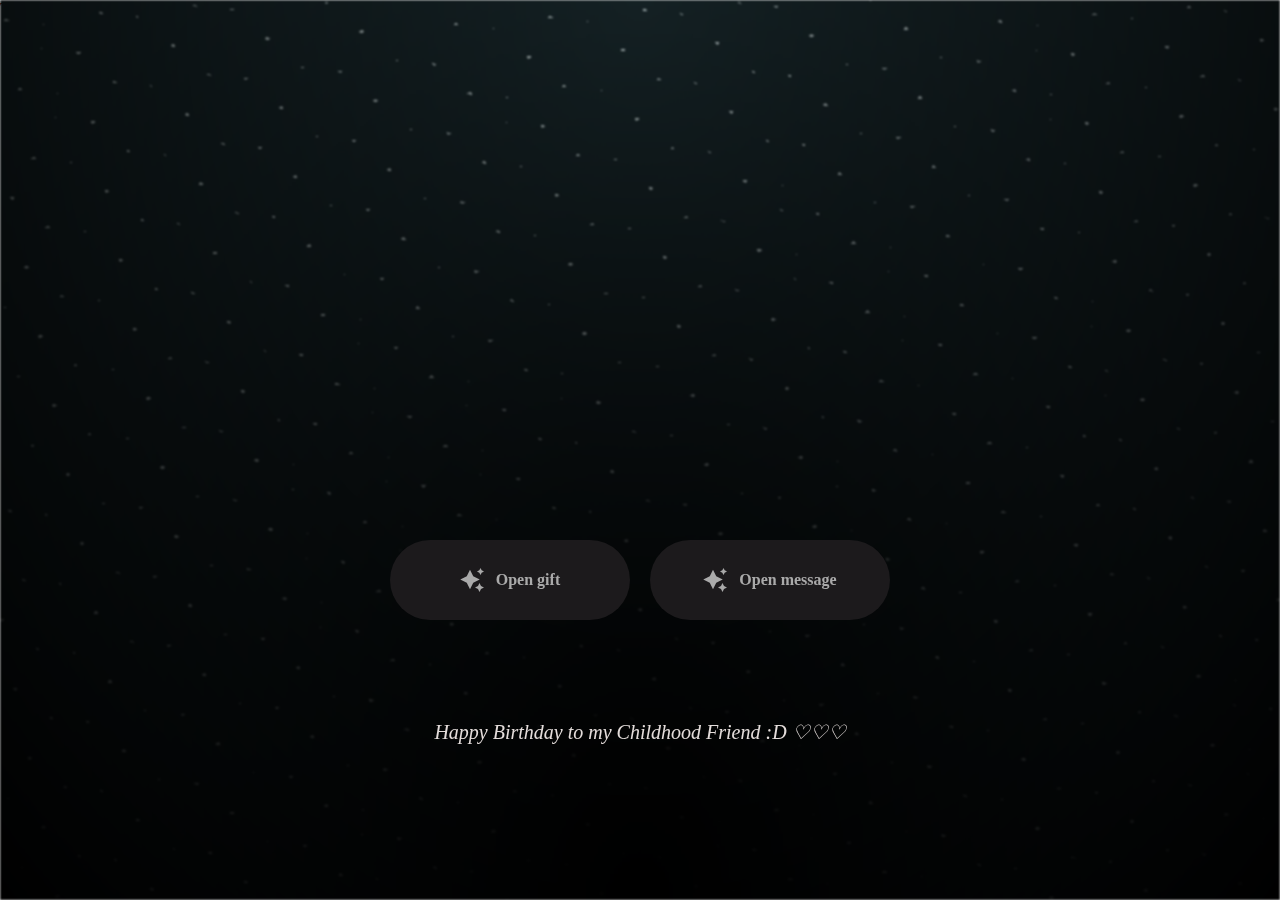
<file: index.html>
<!DOCTYPE html>
<html lang="en">

<head>
  <meta charset="UTF-8">
  <meta name="viewport" content="width=device-width, initial-scale=1.0">

  <!-- Document Title -->
  <title>To Abi</title>
  <link rel="shortcut icon" href="gift.svg" type="image/x-icon">
  <link rel="stylesheet" href="index.css">
</head>

<body>
  <!-- Background -->
  <div class="night"></div>
  <!-- Title -->
  <h1 class="title"></h1>
  <!-- Button -->
  <div style="position: absolute; top: 60vh; width: 100%; display: flex; justify-content: center; gap:20px">
    <a href="flower.html" class="btn">
      <svg height="24" width="24" fill="#FFFFFF" viewBox="0 0 24 24" data-name="Layer 1" id="Layer_1" class="sparkle">
        <path
          d="M10,21.236,6.755,14.745.264,11.5,6.755,8.255,10,1.764l3.245,6.491L19.736,11.5l-6.491,3.245ZM18,21l1.5,3L21,21l3-1.5L21,18l-1.5-3L18,18l-3,1.5ZM19.333,4.667,20.5,7l1.167-2.333L24,3.5,21.667,2.333,20.5,0,19.333,2.333,17,3.5Z">
        </path>
      </svg>

      <span class="text">Open gift</span>
    </a>
    <a class="btn" href="message.html">
      <svg height="24" width="24" fill="#FFFFFF" viewBox="0 0 24 24" data-name="Layer 1" id="Layer_1" class="sparkle">
        <path
          d="M10,21.236,6.755,14.745.264,11.5,6.755,8.255,10,1.764l3.245,6.491L19.736,11.5l-6.491,3.245ZM18,21l1.5,3L21,21l3-1.5L21,18l-1.5-3L18,18l-3,1.5ZM19.333,4.667,20.5,7l1.167-2.333L24,3.5,21.667,2.333,20.5,0,19.333,2.333,17,3.5Z">
        </path>
      </svg>
      <span class="text">Open message</span>
    </a>
  </div>

  <div style="position: absolute; top: 80vh; width: 100%; display: flex; justify-content: center;">

    <i style="color:rgb(228, 221, 219); font-size: 20px;" >Happy Birthday to my Childhood Friend :D ♡♡♡</i>
  </div>

  <p>This is a paragraph.</p>

  <script src="index.js"></script>
</body>

</html>
</file>
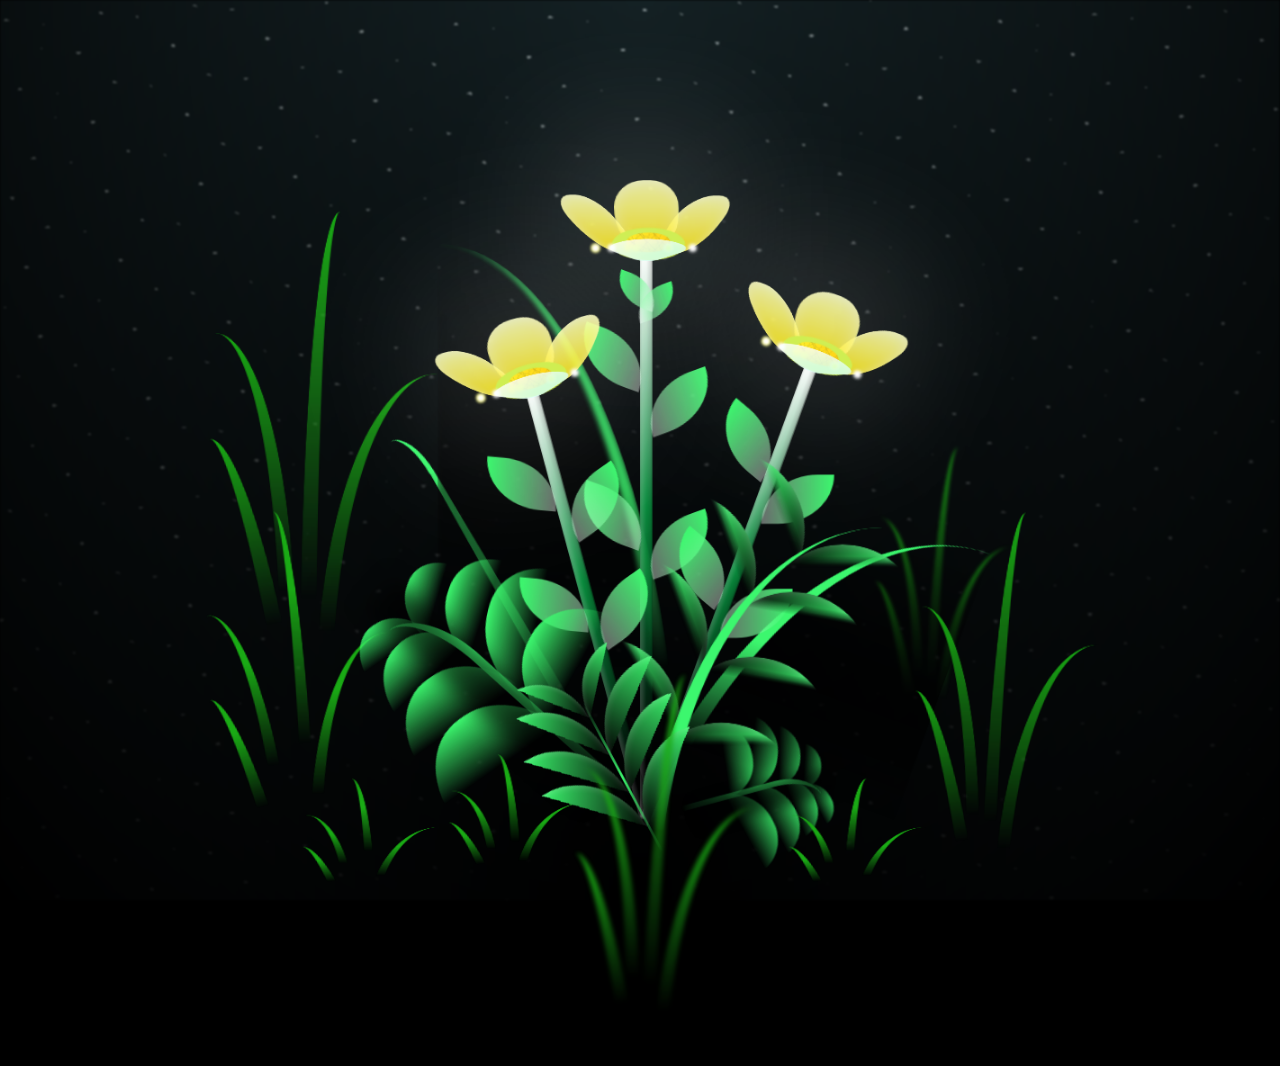
<file: flower.html>
<!DOCTYPE html>
<html lang="en">

<head>
  <meta charset="UTF-8">
  <meta http-equiv="X-UA-Compatible" content="IE=edge">
  <meta name="viewport" content="width=device-width, initial-scale=1.0">
  <link rel="shortcut icon" href="gift.svg" type="image/x-icon">
  <link rel="stylesheet" href="style.css">

  <!-- Document Title -->
  <title>Happy Birthday</title>
</head>

<body class="not-loaded">
  <!-- Background -->
  <div class="night"></div>
  
  <!-- Flower -->
  <div class="flowers">
    <div class="flower flower--1">
      <div class="flower__leafs flower__leafs--1">
        <div class="flower__leaf flower__leaf--1"></div>
        <div class="flower__leaf flower__leaf--2"></div>
        <div class="flower__leaf flower__leaf--3"></div>
        <div class="flower__leaf flower__leaf--4"></div>
        <div class="flower__white-circle"></div>

        <div class="flower__light flower__light--1"></div>
        <div class="flower__light flower__light--2"></div>
        <div class="flower__light flower__light--3"></div>
        <div class="flower__light flower__light--4"></div>
        <div class="flower__light flower__light--5"></div>
        <div class="flower__light flower__light--6"></div>
        <div class="flower__light flower__light--7"></div>
        <div class="flower__light flower__light--8"></div>

      </div>
      <div class="flower__line">
        <div class="flower__line__leaf flower__line__leaf--1"></div>
        <div class="flower__line__leaf flower__line__leaf--2"></div>
        <div class="flower__line__leaf flower__line__leaf--3"></div>
        <div class="flower__line__leaf flower__line__leaf--4"></div>
        <div class="flower__line__leaf flower__line__leaf--5"></div>
        <div class="flower__line__leaf flower__line__leaf--6"></div>
      </div>
    </div>

    <div class="flower flower--2">
      <div class="flower__leafs flower__leafs--2">
        <div class="flower__leaf flower__leaf--1"></div>
        <div class="flower__leaf flower__leaf--2"></div>
        <div class="flower__leaf flower__leaf--3"></div>
        <div class="flower__leaf flower__leaf--4"></div>
        <div class="flower__white-circle"></div>

        <div class="flower__light flower__light--1"></div>
        <div class="flower__light flower__light--2"></div>
        <div class="flower__light flower__light--3"></div>
        <div class="flower__light flower__light--4"></div>
        <div class="flower__light flower__light--5"></div>
        <div class="flower__light flower__light--6"></div>
        <div class="flower__light flower__light--7"></div>
        <div class="flower__light flower__light--8"></div>

      </div>
      <div class="flower__line">
        <div class="flower__line__leaf flower__line__leaf--1"></div>
        <div class="flower__line__leaf flower__line__leaf--2"></div>
        <div class="flower__line__leaf flower__line__leaf--3"></div>
        <div class="flower__line__leaf flower__line__leaf--4"></div>
      </div>
    </div>

    <div class="flower flower--3">
      <div class="flower__leafs flower__leafs--3">
        <div class="flower__leaf flower__leaf--1"></div>
        <div class="flower__leaf flower__leaf--2"></div>
        <div class="flower__leaf flower__leaf--3"></div>
        <div class="flower__leaf flower__leaf--4"></div>
        <div class="flower__white-circle"></div>

        <div class="flower__light flower__light--1"></div>
        <div class="flower__light flower__light--2"></div>
        <div class="flower__light flower__light--3"></div>
        <div class="flower__light flower__light--4"></div>
        <div class="flower__light flower__light--5"></div>
        <div class="flower__light flower__light--6"></div>
        <div class="flower__light flower__light--7"></div>
        <div class="flower__light flower__light--8"></div>

      </div>
      <div class="flower__line">
        <div class="flower__line__leaf flower__line__leaf--1"></div>
        <div class="flower__line__leaf flower__line__leaf--2"></div>
        <div class="flower__line__leaf flower__line__leaf--3"></div>
        <div class="flower__line__leaf flower__line__leaf--4"></div>
      </div>
    </div>

    <div class="grow-ans" style="--d:1.2s">
      <div class="flower__g-long">
        <div class="flower__g-long__top"></div>
        <div class="flower__g-long__bottom"></div>
      </div>
    </div>

    <div class="growing-grass">
      <div class="flower__grass flower__grass--1">
        <div class="flower__grass--top"></div>
        <div class="flower__grass--bottom"></div>
        <div class="flower__grass__leaf flower__grass__leaf--1"></div>
        <div class="flower__grass__leaf flower__grass__leaf--2"></div>
        <div class="flower__grass__leaf flower__grass__leaf--3"></div>
        <div class="flower__grass__leaf flower__grass__leaf--4"></div>
        <div class="flower__grass__leaf flower__grass__leaf--5"></div>
        <div class="flower__grass__leaf flower__grass__leaf--6"></div>
        <div class="flower__grass__leaf flower__grass__leaf--7"></div>
        <div class="flower__grass__leaf flower__grass__leaf--8"></div>
        <div class="flower__grass__overlay"></div>
      </div>
    </div>

    <div class="growing-grass">
      <div class="flower__grass flower__grass--2">
        <div class="flower__grass--top"></div>
        <div class="flower__grass--bottom"></div>
        <div class="flower__grass__leaf flower__grass__leaf--1"></div>
        <div class="flower__grass__leaf flower__grass__leaf--2"></div>
        <div class="flower__grass__leaf flower__grass__leaf--3"></div>
        <div class="flower__grass__leaf flower__grass__leaf--4"></div>
        <div class="flower__grass__leaf flower__grass__leaf--5"></div>
        <div class="flower__grass__leaf flower__grass__leaf--6"></div>
        <div class="flower__grass__leaf flower__grass__leaf--7"></div>
        <div class="flower__grass__leaf flower__grass__leaf--8"></div>
        <div class="flower__grass__overlay"></div>
      </div>
    </div>

    <div class="grow-ans" style="--d:2.4s">
      <div class="flower__g-right flower__g-right--1">
        <div class="leaf"></div>
      </div>
    </div>

    <div class="grow-ans" style="--d:2.8s">
      <div class="flower__g-right flower__g-right--2">
        <div class="leaf"></div>
      </div>
    </div>

    <div class="grow-ans" style="--d:2.8s">
      <div class="flower__g-front">
        <div class="flower__g-front__leaf-wrapper flower__g-front__leaf-wrapper--1">
          <div class="flower__g-front__leaf"></div>
        </div>
        <div class="flower__g-front__leaf-wrapper flower__g-front__leaf-wrapper--2">
          <div class="flower__g-front__leaf"></div>
        </div>
        <div class="flower__g-front__leaf-wrapper flower__g-front__leaf-wrapper--3">
          <div class="flower__g-front__leaf"></div>
        </div>
        <div class="flower__g-front__leaf-wrapper flower__g-front__leaf-wrapper--4">
          <div class="flower__g-front__leaf"></div>
        </div>
        <div class="flower__g-front__leaf-wrapper flower__g-front__leaf-wrapper--5">
          <div class="flower__g-front__leaf"></div>
        </div>
        <div class="flower__g-front__leaf-wrapper flower__g-front__leaf-wrapper--6">
          <div class="flower__g-front__leaf"></div>
        </div>
        <div class="flower__g-front__leaf-wrapper flower__g-front__leaf-wrapper--7">
          <div class="flower__g-front__leaf"></div>
        </div>
        <div class="flower__g-front__leaf-wrapper flower__g-front__leaf-wrapper--8">
          <div class="flower__g-front__leaf"></div>
        </div>
        <div class="flower__g-front__line"></div>
      </div>
    </div>

    <div class="grow-ans" style="--d:3.2s">
      <div class="flower__g-fr">
        <div class="leaf"></div>
        <div class="flower__g-fr__leaf flower__g-fr__leaf--1"></div>
        <div class="flower__g-fr__leaf flower__g-fr__leaf--2"></div>
        <div class="flower__g-fr__leaf flower__g-fr__leaf--3"></div>
        <div class="flower__g-fr__leaf flower__g-fr__leaf--4"></div>
        <div class="flower__g-fr__leaf flower__g-fr__leaf--5"></div>
        <div class="flower__g-fr__leaf flower__g-fr__leaf--6"></div>
        <div class="flower__g-fr__leaf flower__g-fr__leaf--7"></div>
        <div class="flower__g-fr__leaf flower__g-fr__leaf--8"></div>
      </div>
    </div>

    <div class="long-g long-g--0">
      <div class="grow-ans" style="--d:3s">
        <div class="leaf leaf--0"></div>
      </div>
      <div class="grow-ans" style="--d:2.2s">
        <div class="leaf leaf--1"></div>
      </div>
      <div class="grow-ans" style="--d:3.4s">
        <div class="leaf leaf--2"></div>
      </div>
      <div class="grow-ans" style="--d:3.6s">
        <div class="leaf leaf--3"></div>
      </div>
    </div>

    <div class="long-g long-g--1">
      <div class="grow-ans" style="--d:3.6s">
        <div class="leaf leaf--0"></div>
      </div>
      <div class="grow-ans" style="--d:3.8s">
        <div class="leaf leaf--1"></div>
      </div>
      <div class="grow-ans" style="--d:4s">
        <div class="leaf leaf--2"></div>
      </div>
      <div class="grow-ans" style="--d:4.2s">
        <div class="leaf leaf--3"></div>
      </div>
    </div>

    <div class="long-g long-g--2">
      <div class="grow-ans" style="--d:4s">
        <div class="leaf leaf--0"></div>
      </div>
      <div class="grow-ans" style="--d:4.2s">
        <div class="leaf leaf--1"></div>
      </div>
      <div class="grow-ans" style="--d:4.4s">
        <div class="leaf leaf--2"></div>
      </div>
      <div class="grow-ans" style="--d:4.6s">
        <div class="leaf leaf--3"></div>
      </div>
    </div>

    <div class="long-g long-g--3">
      <div class="grow-ans" style="--d:4s">
        <div class="leaf leaf--0"></div>
      </div>
      <div class="grow-ans" style="--d:4.2s">
        <div class="leaf leaf--1"></div>
      </div>
      <div class="grow-ans" style="--d:3s">
        <div class="leaf leaf--2"></div>
      </div>
      <div class="grow-ans" style="--d:3.6s">
        <div class="leaf leaf--3"></div>
      </div>
    </div>

    <div class="long-g long-g--4">
      <div class="grow-ans" style="--d:4s">
        <div class="leaf leaf--0"></div>
      </div>
      <div class="grow-ans" style="--d:4.2s">
        <div class="leaf leaf--1"></div>
      </div>
      <div class="grow-ans" style="--d:3s">
        <div class="leaf leaf--2"></div>
      </div>
      <div class="grow-ans" style="--d:3.6s">
        <div class="leaf leaf--3"></div>
      </div>
    </div>

    <div class="long-g long-g--5">
      <div class="grow-ans" style="--d:4s">
        <div class="leaf leaf--0"></div>
      </div>
      <div class="grow-ans" style="--d:4.2s">
        <div class="leaf leaf--1"></div>
      </div>
      <div class="grow-ans" style="--d:3s">
        <div class="leaf leaf--2"></div>
      </div>
      <div class="grow-ans" style="--d:3.6s">
        <div class="leaf leaf--3"></div>
      </div>
    </div>

    <div class="long-g long-g--6">
      <div class="grow-ans" style="--d:4.2s">
        <div class="leaf leaf--0"></div>
      </div>
      <div class="grow-ans" style="--d:4.4s">
        <div class="leaf leaf--1"></div>
      </div>
      <div class="grow-ans" style="--d:4.6s">
        <div class="leaf leaf--2"></div>
      </div>
      <div class="grow-ans" style="--d:4.8s">
        <div class="leaf leaf--3"></div>
      </div>
    </div>

    <div class="long-g long-g--7">
      <div class="grow-ans" style="--d:3s">
        <div class="leaf leaf--0"></div>
      </div>
      <div class="grow-ans" style="--d:3.2s">
        <div class="leaf leaf--1"></div>
      </div>
      <div class="grow-ans" style="--d:3.5s">
        <div class="leaf leaf--2"></div>
      </div>
      <div class="grow-ans" style="--d:3.6s">
        <div class="leaf leaf--3"></div>
      </div>
    </div>
  </div>

  <!-- Title -->
  <h1 class="title"><span id="title"></span></h1>
</body>

</html>

<!-- Import Javascript -->
<script src="main.js"></script>
</file>
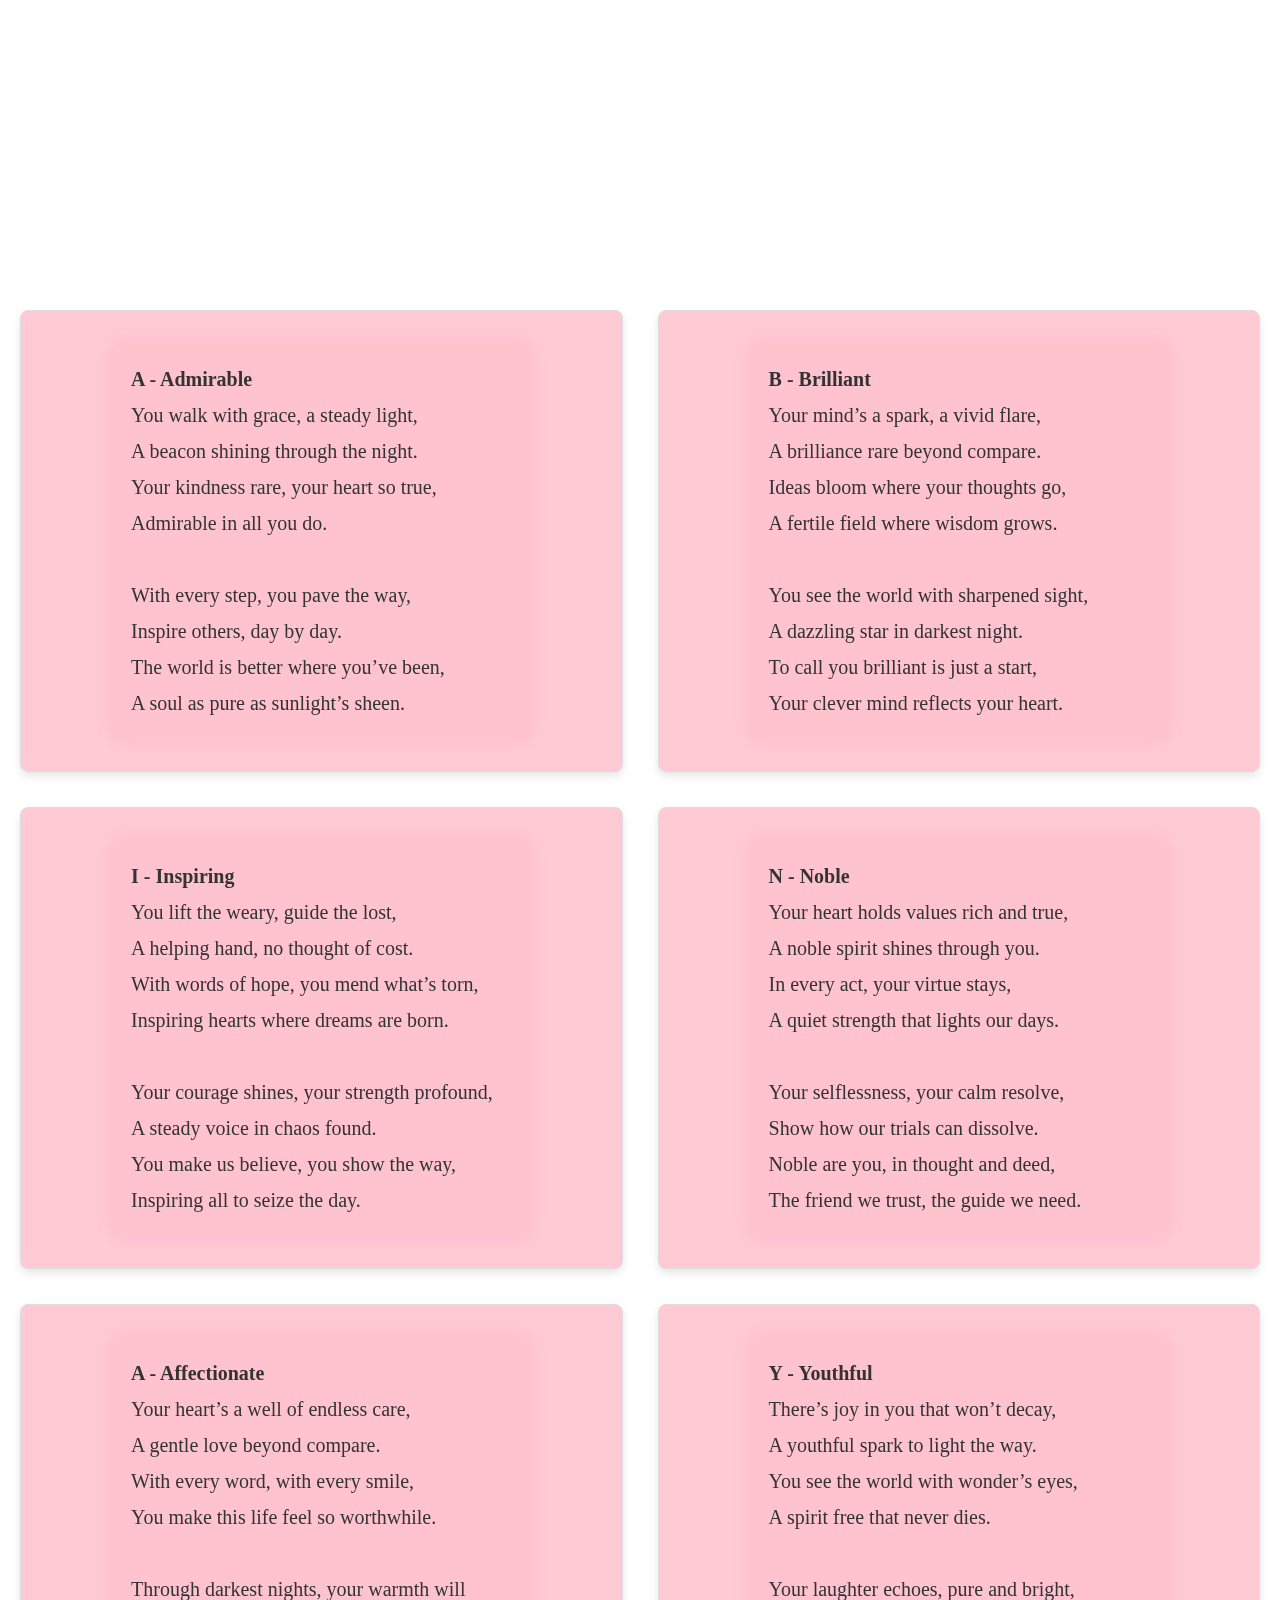
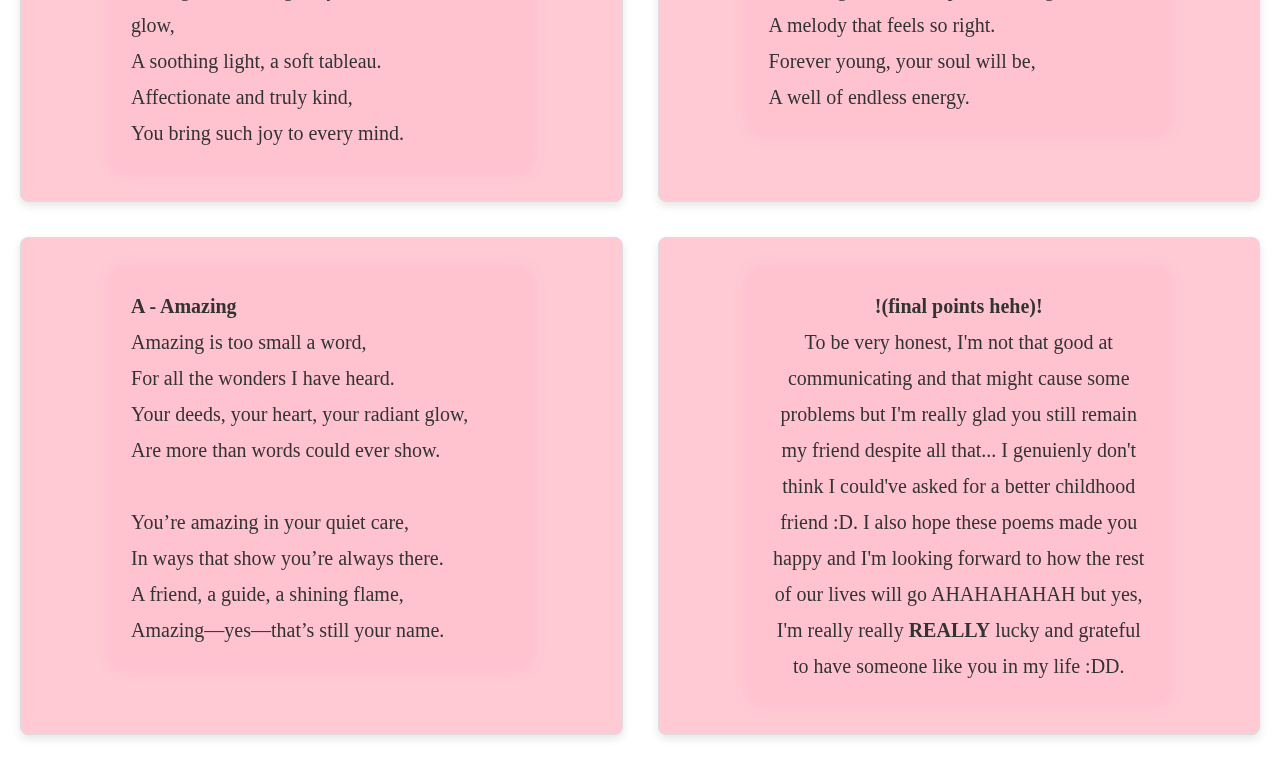
<file: message.html>
<html lang="en">

<head>
  <meta charset="UTF-8">
  <meta name="viewport" content="width=device-width, initial-scale=1.0">
  <link rel="shortcut icon" href="gift.svg" type="image/x-icon">
  <link rel="stylesheet" href="message.css">

  <!-- Document Title -->
  <title>To Abi</title>
</head>

<body>
  <!-- Background -->
  <div class="night"></div>
  <!-- Title -->
  <h1 class="title"></h1>
  <div class="poem-container">
    <div class="poem">
      <p>
        <strong>A - Admirable</strong><br>
        You walk with grace, a steady light,<br>
        A beacon shining through the night.<br>
        Your kindness rare, your heart so true,<br>
        Admirable in all you do.<br>
        <br>
        With every step, you pave the way,<br>
        Inspire others, day by day.<br>
        The world is better where you’ve been,<br>
        A soul as pure as sunlight’s sheen.<br>
      </p>
    </div>
    <div class="poem">
      <p>
        <strong>B - Brilliant</strong><br>
        Your mind’s a spark, a vivid flare,<br>
A brilliance rare beyond compare.<br>
Ideas bloom where your thoughts go,<br>
A fertile field where wisdom grows.<br>
<br>
You see the world with sharpened sight,<br>
A dazzling star in darkest night.<br>
To call you brilliant is just a start,<br>
Your clever mind reflects your heart.<br>
      </p>
    </div>
    <div class="poem">
      <p>
        <strong>I - Inspiring</strong><br>
        You lift the weary, guide the lost,<br>
A helping hand, no thought of cost.<br>
With words of hope, you mend what’s torn,<br>
Inspiring hearts where dreams are born.<br>
<br>
Your courage shines, your strength profound,<br>
A steady voice in chaos found.<br>
You make us believe, you show the way,<br>
Inspiring all to seize the day.<br>
      </p>
    </div>
    <div class="poem">
      <p>
        <strong>N - Noble</strong><br>
        Your heart holds values rich and true,<br>
A noble spirit shines through you.<br>
In every act, your virtue stays,<br>
A quiet strength that lights our days.<br>
<br>
Your selflessness, your calm resolve,<br>
Show how our trials can dissolve.<br>
Noble are you, in thought and deed,<br>
The friend we trust, the guide we need.<br>
      </p>
    </div>
    <div class="poem">
      <p>
        <strong>A - Affectionate</strong><br>
        Your heart’s a well of endless care,<br>
  A gentle love beyond compare.<br>
  With every word, with every smile,<br>
  You make this life feel so worthwhile.<br><br>

  Through darkest nights, your warmth will glow,<br>
  A soothing light, a soft tableau.<br>
  Affectionate and truly kind,<br>
  You bring such joy to every mind.<br>
      </p>
    </div>
    <div class="poem">
      <p>
        <strong>Y - Youthful</strong><br>
        There’s joy in you that won’t decay,<br>
A youthful spark to light the way.<br>
You see the world with wonder’s eyes,<br>
A spirit free that never dies.<br>
<br>
Your laughter echoes, pure and bright,<br>
A melody that feels so right.<br>
Forever young, your soul will be,<br>
A well of endless energy.<br>
      </p>
    </div>
    <div class="poem">
      <p>
        <strong>A - Amazing</strong><br>
        Amazing is too small a word,<br>
For all the wonders I have heard.<br>
Your deeds, your heart, your radiant glow,<br>
Are more than words could ever show.<br>
<br>
You’re amazing in your quiet care,<br>
In ways that show you’re always there.<br>
A friend, a guide, a shining flame,<br>
Amazing—yes—that’s still your name.<br>
      </p>
    </div>
    <div class="poem">
      <p class="last">
        <strong>!(final points hehe)!</strong><br>
        To be very honest, I'm not that good at communicating and that might cause
        some problems but I'm really glad you still remain my friend despite all that...
        I genuienly don't think I could've asked for a better childhood friend :D.
        I also hope these poems made you happy and I'm looking forward to how the
        rest of our lives will go AHAHAHAHAH but yes, I'm really really <strong>REALLY</strong>
        lucky and grateful to have someone like you in my life :DD.
      </p>
    </div>
  </div>

  <script src="message.js"></script>
</body>

</html>
</file>
<file: index.css>
*,
*::after,
*::before {
  padding: 0;
  margin: 0;
  box-sizing: border-box;
}

:root {
  --dark-color: #000;
}

.night {
  position: fixed;
  left: 50%;
  top: 0;
  transform: translateX(-50%);
  width: 100%;
  height: 100%;
  filter: blur(0.1vmin);
  background-image: radial-gradient(ellipse at top, transparent 0%, var(--dark-color)), radial-gradient(ellipse at bottom, var(--dark-color), rgba(145, 233, 255, 0.2)), repeating-linear-gradient(220deg, rgb(0, 0, 0) 0px, rgb(0, 0, 0) 19px, transparent 19px, transparent 22px), repeating-linear-gradient(189deg, rgb(0, 0, 0) 0px, rgb(0, 0, 0) 19px, transparent 19px, transparent 22px), repeating-linear-gradient(148deg, rgb(0, 0, 0) 0px, rgb(0, 0, 0) 19px, transparent 19px, transparent 22px), linear-gradient(90deg, rgb(255, 255, 250), rgb(240, 240, 240));
}

.title {
  position: absolute;
  top: 0;
  left: 0;
  color: white;
  font-family: 'Courier New', Courier, monospace;

  display: flex;
  flex-wrap: wrap;
  justify-content: center;
  align-content: center;
  align-items: center;

  width: 100%;
  height: 100vh;
  text-shadow: 0 0 20px white;
  letter-spacing: 0px;
}

@media (min-width: 500px) {
  .title {
    letter-spacing: 20px;
  }
}

@keyframes typing {
  from {
    opacity: 0;
  }

  to {
    opacity: 1;
  }
}

/* Terapkan animasi dengan delay */
.title span {
  opacity: 0;
  animation: typing 0.6s ease forwards;
  animation-delay: var(--delay);
}

a {
  text-decoration: none;
}

.btn {
  border: none;
  width: 15em;
  height: 5em;
  border-radius: 3em;
  display: flex;
  justify-content: center;
  align-items: center;
  gap: 12px;
  background: #1C1A1C;
  cursor: pointer;
  transition: all 450ms ease-in-out;
}

.sparkle {
  fill: #AAAAAA;
  transition: all 800ms ease;
}

.text {
  font-weight: 600;
  color: #AAAAAA;
  font-size: medium;
}

.btn:hover {
  background: linear-gradient(0deg, #edaadf, #f516ee);
  box-shadow: inset 0px 1px 0px 0px rgba(255, 255, 255, 0.4),
    inset 0px -4px 0px 0px rgba(0, 0, 0, 0.2),
    0px 0px 0px 4px rgba(255, 255, 255, 0.2),
    0px 0px 180px 0px #f516ee;
  transform: translateY(-2px);
}

.btn:hover .text {
  color: white;
}

.btn:hover .sparkle {
  fill: rgb(255, 254, 254);
  transform: scale(2.1);
}


@keyframes bellshake {
  0% { transform: rotate(0); }
  15% { transform: rotate(5deg); }
  30% { transform: rotate(-5deg); }
  45% { transform: rotate(4deg); }
  60% { transform: rotate(-4deg); }
  75% { transform: rotate(2deg); }
  85% { transform: rotate(-2deg); }
  92% { transform: rotate(1deg); }
  100% { transform: rotate(0); }
}
</file>
<file: style.css>
*,
*::after,
*::before {
  padding: 0;
  margin: 0;
  box-sizing: border-box;
}

:root {
  --dark-color: #000;
}

.title {
  position: absolute;
  width: 100%;
  text-align: center;
  margin-top: 20px;
  top: 0;
  left: 0;
  color: rgb(247, 77, 173);
  font-family: 'Courier New', Courier, monospace;
  font-size: 60px;
  text-shadow: 0px 0px 20px rgb(247, 77, 173);
}

body {
  display: flex;
  align-items: flex-end;
  justify-content: center;
  min-height: 100vh;
  background-color: var(--dark-color);
  overflow: hidden;
  perspective: 1000px;
}

.night {
  position: fixed;
  left: 50%;
  top: 0;
  transform: translateX(-50%);
  width: 100%;
  height: 100%;
  filter: blur(0.1vmin);
  background-image: radial-gradient(ellipse at top, transparent 0%, var(--dark-color)), radial-gradient(ellipse at bottom, var(--dark-color), rgba(145, 233, 255, 0.2)), repeating-linear-gradient(220deg, rgb(0, 0, 0) 0px, rgb(0, 0, 0) 19px, transparent 19px, transparent 22px), repeating-linear-gradient(189deg, rgb(0, 0, 0) 0px, rgb(0, 0, 0) 19px, transparent 19px, transparent 22px), repeating-linear-gradient(148deg, rgb(0, 0, 0) 0px, rgb(0, 0, 0) 19px, transparent 19px, transparent 22px), linear-gradient(90deg, rgb(255, 255, 250), rgb(240, 240, 240));
}

.flowers {
  position: relative;
  transform: scale(0.9);
}

.flower {
  position: absolute;
  bottom: 10vmin;
  transform-origin: bottom center;
  z-index: 10;
  --fl-speed: 0.8s;
}

.flower--1 {
  animation: moving-flower-1 4s linear infinite;
}

.flower--1 .flower__line {
  height: 70vmin;
  animation-delay: 0.3s;
}

.flower--1 .flower__line__leaf--1 {
  animation: blooming-leaf-right var(--fl-speed) 1.6s backwards;
}

.flower--1 .flower__line__leaf--2 {
  animation: blooming-leaf-right var(--fl-speed) 1.4s backwards;
}

.flower--1 .flower__line__leaf--3 {
  animation: blooming-leaf-left var(--fl-speed) 1.2s backwards;
}

.flower--1 .flower__line__leaf--4 {
  animation: blooming-leaf-left var(--fl-speed) 1s backwards;
}

.flower--1 .flower__line__leaf--5 {
  animation: blooming-leaf-right var(--fl-speed) 1.8s backwards;
}

.flower--1 .flower__line__leaf--6 {
  animation: blooming-leaf-left var(--fl-speed) 2s backwards;
}

.flower--2 {
  left: 50%;
  transform: rotate(20deg);
  animation: moving-flower-2 4s linear infinite;
}

.flower--2 .flower__line {
  height: 60vmin;
  animation-delay: 0.6s;
}

.flower--2 .flower__line__leaf--1 {
  animation: blooming-leaf-right var(--fl-speed) 1.9s backwards;
}

.flower--2 .flower__line__leaf--2 {
  animation: blooming-leaf-right var(--fl-speed) 1.7s backwards;
}

.flower--2 .flower__line__leaf--3 {
  animation: blooming-leaf-left var(--fl-speed) 1.5s backwards;
}

.flower--2 .flower__line__leaf--4 {
  animation: blooming-leaf-left var(--fl-speed) 1.3s backwards;
}

.flower--3 {
  left: 50%;
  transform: rotate(-15deg);
  animation: moving-flower-3 4s linear infinite;
}

.flower--3 .flower__line {
  animation-delay: 0.9s;
}

.flower--3 .flower__line__leaf--1 {
  animation: blooming-leaf-right var(--fl-speed) 2.5s backwards;
}

.flower--3 .flower__line__leaf--2 {
  animation: blooming-leaf-right var(--fl-speed) 2.3s backwards;
}

.flower--3 .flower__line__leaf--3 {
  animation: blooming-leaf-left var(--fl-speed) 2.1s backwards;
}

.flower--3 .flower__line__leaf--4 {
  animation: blooming-leaf-left var(--fl-speed) 1.9s backwards;
}

.flower__leafs {
  position: relative;
  animation: blooming-flower 2s backwards;
}

.flower__leafs--1 {
  animation-delay: 1.1s;
}

.flower__leafs--2 {
  animation-delay: 1.4s;
}

.flower__leafs--3 {
  animation-delay: 1.7s;
}

.flower__leafs::after {
  content: "";
  position: absolute;
  left: 0;
  top: 0;
  transform: translate(-50%, -100%);
  width: 8vmin;
  height: 8vmin;
  background-color: #fff;
  filter: blur(10vmin);
}

.flower__leaf {
  position: absolute;
  bottom: 0;
  left: 50%;
  width: 8vmin;
  height: 11vmin;
  border-radius: 51% 49% 47% 53%/44% 45% 55% 69%;
  background-color: #a7ffee;
  background-image: linear-gradient(to top, #fce700, #fcffb0);
  transform-origin: bottom center;
  opacity: 0.9;
  box-shadow: inset 0 0 2vmin rgba(255, 255, 255, 0.5);
}

.flower__leaf--1 {
  transform: translate(-10%, 1%) rotateY(40deg) rotateX(-50deg);
}

.flower__leaf--2 {
  transform: translate(-50%, -4%) rotateX(40deg);
}

.flower__leaf--3 {
  transform: translate(-90%, 0%) rotateY(45deg) rotateX(50deg);
}

.flower__leaf--4 {
  width: 8vmin;
  height: 8vmin;
  transform-origin: bottom left;
  border-radius: 4vmin 10vmin 4vmin 4vmin;
  transform: translate(0%, 18%) rotateX(70deg) rotate(-43deg);
  background-image: linear-gradient(to top, rgba(255, 2555, 255, 0.4), #fff);
  z-index: 1;
  opacity: 0.8;
  -webkit-transform: translate(0%, 18%) rotateX(70deg) rotate(-43deg);
  -moz-transform: translate(0%, 18%) rotateX(70deg) rotate(-43deg);
  -ms-transform: translate(0%, 18%) rotateX(70deg) rotate(-43deg);
  -o-transform: translate(0%, 18%) rotateX(70deg) rotate(-43deg);
}

.flower__white-circle {
  position: absolute;
  left: -3.5vmin;
  top: -3vmin;
  width: 9vmin;
  height: 4vmin;
  border-radius: 50%;
  background-color: #cbed41;
}

.flower__white-circle::after {
  content: "";
  position: absolute;
  left: 50%;
  top: 45%;
  transform: translate(-50%, -50%);
  width: 60%;
  height: 60%;
  border-radius: inherit;
  background-image: repeating-linear-gradient(135deg, rgba(0, 0, 0, 0.03) 0px, rgba(0, 0, 0, 0.03) 1px, transparent 1px, transparent 12px), repeating-linear-gradient(45deg, rgba(0, 0, 0, 0.03) 0px, rgba(0, 0, 0, 0.03) 1px, transparent 1px, transparent 12px), repeating-linear-gradient(67.5deg, rgba(0, 0, 0, 0.03) 0px, rgba(0, 0, 0, 0.03) 1px, transparent 1px, transparent 12px), repeating-linear-gradient(135deg, rgba(0, 0, 0, 0.03) 0px, rgba(0, 0, 0, 0.03) 1px, transparent 1px, transparent 12px), repeating-linear-gradient(45deg, rgba(0, 0, 0, 0.03) 0px, rgba(0, 0, 0, 0.03) 1px, transparent 1px, transparent 12px), repeating-linear-gradient(112.5deg, rgba(0, 0, 0, 0.03) 0px, rgba(0, 0, 0, 0.03) 1px, transparent 1px, transparent 12px), repeating-linear-gradient(112.5deg, rgba(0, 0, 0, 0.03) 0px, rgba(0, 0, 0, 0.03) 1px, transparent 1px, transparent 12px), repeating-linear-gradient(45deg, rgba(0, 0, 0, 0.03) 0px, rgba(0, 0, 0, 0.03) 1px, transparent 1px, transparent 12px), repeating-linear-gradient(22.5deg, rgba(0, 0, 0, 0.03) 0px, rgba(0, 0, 0, 0.03) 1px, transparent 1px, transparent 12px), repeating-linear-gradient(45deg, rgba(0, 0, 0, 0.03) 0px, rgba(0, 0, 0, 0.03) 1px, transparent 1px, transparent 12px), repeating-linear-gradient(22.5deg, rgba(0, 0, 0, 0.03) 0px, rgba(0, 0, 0, 0.03) 1px, transparent 1px, transparent 12px), repeating-linear-gradient(135deg, rgba(0, 0, 0, 0.03) 0px, rgba(0, 0, 0, 0.03) 1px, transparent 1px, transparent 12px), repeating-linear-gradient(157.5deg, rgba(0, 0, 0, 0.03) 0px, rgba(0, 0, 0, 0.03) 1px, transparent 1px, transparent 12px), repeating-linear-gradient(67.5deg, rgba(0, 0, 0, 0.03) 0px, rgba(0, 0, 0, 0.03) 1px, transparent 1px, transparent 12px), repeating-linear-gradient(67.5deg, rgba(0, 0, 0, 0.03) 0px, rgba(0, 0, 0, 0.03) 1px, transparent 1px, transparent 12px), linear-gradient(90deg, rgb(255, 235, 18), rgb(255, 206, 0));
}

.flower__line {
  height: 55vmin;
  width: 1.5vmin;
  background-image: linear-gradient(to left, rgba(0, 0, 0, 0.2), transparent, rgba(255, 255, 255, 0.2)), linear-gradient(to top, transparent 10%, #098a3c, #fff);
  box-shadow: inset 0 0 2px rgba(0, 0, 0, 0.5);
  animation: grow-flower-tree 4s backwards;
}

.flower__line__leaf {
  --w: 7vmin;
  --h: calc(var(--w) + 2vmin);
  position: absolute;
  top: 20%;
  left: 90%;
  width: var(--w);
  height: var(--h);
  border-top-right-radius: var(--h);
  border-bottom-left-radius: var(--h);
  background-image: linear-gradient(to top, rgba(255, 255, 255, 0.4), #3cf76e);
}

.flower__line__leaf--1 {
  transform: rotate(70deg) rotateY(30deg);
}

.flower__line__leaf--2 {
  top: 45%;
  transform: rotate(70deg) rotateY(30deg);
}

.flower__line__leaf--3,
.flower__line__leaf--4,
.flower__line__leaf--6 {
  border-top-right-radius: 0;
  border-bottom-left-radius: 0;
  border-top-left-radius: var(--h);
  border-bottom-right-radius: var(--h);
  left: -460%;
  top: 12%;
  transform: rotate(-70deg) rotateY(30deg);
}

.flower__line__leaf--4 {
  top: 40%;
}

.flower__line__leaf--5 {
  top: 0;
  transform-origin: left;
  transform: rotate(70deg) rotateY(30deg) scale(0.6);
}

.flower__line__leaf--6 {
  top: -2%;
  left: -450%;
  transform-origin: right;
  transform: rotate(-70deg) rotateY(30deg) scale(0.6);
}

.flower__light {
  position: absolute;
  bottom: 0vmin;
  width: 1vmin;
  height: 1vmin;
  background-color: rgb(255, 251, 0);
  border-radius: 50%;
  filter: blur(0.2vmin);
  animation: light-ans 4s linear infinite backwards;
}

.flower__light:nth-child(odd) {
  background-color: #fff;
}

.flower__light--1 {
  left: -2vmin;
  animation-delay: 1s;
}

.flower__light--2 {
  left: 3vmin;
  animation-delay: 0.5s;
}

.flower__light--3 {
  left: -6vmin;
  animation-delay: 0.3s;
}

.flower__light--4 {
  left: 6vmin;
  animation-delay: 0.9s;
}

.flower__light--5 {
  left: -1vmin;
  animation-delay: 1.5s;
}

.flower__light--6 {
  left: -4vmin;
  animation-delay: 3s;
}

.flower__light--7 {
  left: 3vmin;
  animation-delay: 2s;
}

.flower__light--8 {
  left: -6vmin;
  animation-delay: 3.5s;
}

.flower__grass {
  --c: #3cf76e;
  --line-w: 1.5vmin;
  position: absolute;
  bottom: 12vmin;
  left: -7vmin;
  display: flex;
  flex-direction: column;
  align-items: flex-end;
  z-index: 20;
  transform-origin: bottom center;
  transform: rotate(-48deg) rotateY(40deg);
}

.flower__grass--1 {
  animation: moving-grass 2s linear infinite;
}

.flower__grass--2 {
  left: 2vmin;
  bottom: 10vmin;
  transform: scale(0.5) rotate(75deg) rotateX(10deg) rotateY(-200deg);
  opacity: 0.8;
  z-index: 0;
  animation: moving-grass--2 1.5s linear infinite;
}

.flower__grass--top {
  width: 7vmin;
  height: 10vmin;
  border-top-right-radius: 100%;
  border-right: var(--line-w) solid var(--c);
  transform-origin: bottom center;
  transform: rotate(-2deg);
}

.flower__grass--bottom {
  margin-top: -2px;
  width: var(--line-w);
  height: 25vmin;
  background-image: linear-gradient(to top, transparent, var(--c));
}

.flower__grass__leaf {
  --size: 10vmin;
  position: absolute;
  width: calc(var(--size) * 2.1);
  height: var(--size);
  border-top-left-radius: var(--size);
  border-top-right-radius: var(--size);
  background-image: linear-gradient(to top, transparent, transparent 30%, var(--c));
  z-index: 100;
}

.flower__grass__leaf--1 {
  top: -6%;
  left: 30%;
  --size: 6vmin;
  transform: rotate(-20deg);
  animation: growing-grass-ans--1 2s 2.6s backwards;
}

@keyframes growing-grass-ans--1 {
  0% {
    transform-origin: bottom left;
    transform: rotate(-20deg) scale(0);
  }
}

.flower__grass__leaf--2 {
  top: -5%;
  left: -110%;
  --size: 6vmin;
  transform: rotate(10deg);
  animation: growing-grass-ans--2 2s 2.4s linear backwards;
}

@keyframes growing-grass-ans--2 {
  0% {
    transform-origin: bottom right;
    transform: rotate(10deg) scale(0);
  }
}

.flower__grass__leaf--3 {
  top: 5%;
  left: 60%;
  --size: 8vmin;
  transform: rotate(-18deg) rotateX(-20deg);
  animation: growing-grass-ans--3 2s 2.2s linear backwards;
}

@keyframes growing-grass-ans--3 {
  0% {
    transform-origin: bottom left;
    transform: rotate(-18deg) rotateX(-20deg) scale(0);
  }
}

.flower__grass__leaf--4 {
  top: 6%;
  left: -135%;
  --size: 8vmin;
  transform: rotate(2deg);
  animation: growing-grass-ans--4 2s 2s linear backwards;
}

@keyframes growing-grass-ans--4 {
  0% {
    transform-origin: bottom right;
    transform: rotate(2deg) scale(0);
  }
}

.flower__grass__leaf--5 {
  top: 20%;
  left: 60%;
  --size: 10vmin;
  transform: rotate(-24deg) rotateX(-20deg);
  animation: growing-grass-ans--5 2s 1.8s linear backwards;
}

@keyframes growing-grass-ans--5 {
  0% {
    transform-origin: bottom left;
    transform: rotate(-24deg) rotateX(-20deg) scale(0);
  }
}

.flower__grass__leaf--6 {
  top: 22%;
  left: -180%;
  --size: 10vmin;
  transform: rotate(10deg);
  animation: growing-grass-ans--6 2s 1.6s linear backwards;
}

@keyframes growing-grass-ans--6 {
  0% {
    transform-origin: bottom right;
    transform: rotate(10deg) scale(0);
  }
}

.flower__grass__leaf--7 {
  top: 39%;
  left: 70%;
  --size: 10vmin;
  transform: rotate(-10deg);
  animation: growing-grass-ans--7 2s 1.4s linear backwards;
}

@keyframes growing-grass-ans--7 {
  0% {
    transform-origin: bottom left;
    transform: rotate(-10deg) scale(0);
  }
}

.flower__grass__leaf--8 {
  top: 40%;
  left: -215%;
  --size: 11vmin;
  transform: rotate(10deg);
  animation: growing-grass-ans--8 2s 1.2s linear backwards;
}

@keyframes growing-grass-ans--8 {
  0% {
    transform-origin: bottom right;
    transform: rotate(10deg) scale(0);
  }
}

.flower__grass__overlay {
  position: absolute;
  top: -10%;
  right: 0%;
  width: 100%;
  height: 100%;
  background-color: rgba(0, 0, 0, 0.6);
  filter: blur(1.5vmin);
  z-index: 100;
}

.flower__g-long {
  --w: 2vmin;
  --h: 6vmin;
  --c: #3cf76e;
  position: absolute;
  bottom: 10vmin;
  left: -3vmin;
  transform-origin: bottom center;
  transform: rotate(-30deg) rotateY(-20deg);
  display: flex;
  flex-direction: column;
  align-items: flex-end;
  animation: flower-g-long-ans 3s linear infinite;
}

@keyframes flower-g-long-ans {

  0%,
  100% {
    transform: rotate(-30deg) rotateY(-20deg);
  }

  50% {
    transform: rotate(-32deg) rotateY(-20deg);
  }
}

.flower__g-long__top {
  top: calc(var(--h) * -1);
  width: calc(var(--w) + 1vmin);
  height: var(--h);
  border-top-right-radius: 100%;
  border-right: 0.7vmin solid var(--c);
  transform: translate(-0.7vmin, 1vmin);
}

.flower__g-long__bottom {
  width: var(--w);
  height: 50vmin;
  transform-origin: bottom center;
  background-image: linear-gradient(to top, transparent 30%, var(--c));
  box-shadow: inset 0 0 2px rgba(0, 0, 0, 0.5);
  -webkit-clip-path: polygon(35% 0, 65% 1%, 100% 100%, 0% 100%);
  clip-path: polygon(35% 0, 65% 1%, 100% 100%, 0% 100%);
}

.flower__g-right {
  position: absolute;
  bottom: 6vmin;
  left: -2vmin;
  transform-origin: bottom left;
  transform: rotate(20deg);
}

.flower__g-right .leaf {
  width: 30vmin;
  height: 50vmin;
  border-top-left-radius: 100%;
  border-left: 2vmin solid #3cf76e;
  background-image: linear-gradient(to bottom, transparent, var(--dark-color) 60%);
  -webkit-mask-image: linear-gradient(to top, transparent 30%, #3cf76e 60%);
}

.flower__g-right--1 {
  animation: flower-g-right-ans 2.5s linear infinite;
}

.flower__g-right--2 {
  left: 5vmin;
  transform: rotateY(-180deg);
  animation: flower-g-right-ans--2 3s linear infinite;
}

.flower__g-right--2 .leaf {
  height: 75vmin;
  filter: blur(0.3vmin);
  opacity: 0.8;
}

@keyframes flower-g-right-ans {

  0%,
  100% {
    transform: rotate(20deg);
  }

  50% {
    transform: rotate(24deg) rotateX(-20deg);
  }
}

@keyframes flower-g-right-ans--2 {

  0%,
  100% {
    transform: rotateY(-180deg) rotate(0deg) rotateX(-20deg);
  }

  50% {
    transform: rotateY(-180deg) rotate(6deg) rotateX(-20deg);
  }
}

.flower__g-front {
  position: absolute;
  bottom: 6vmin;
  left: 2.5vmin;
  z-index: 100;
  transform-origin: bottom center;
  transform: rotate(-28deg) rotateY(30deg) scale(1.04);
  animation: flower__g-front-ans 2s linear infinite;
}

@keyframes flower__g-front-ans {

  0%,
  100% {
    transform: rotate(-28deg) rotateY(30deg) scale(1.04);
  }

  50% {
    transform: rotate(-35deg) rotateY(40deg) scale(1.04);
  }
}

.flower__g-front__line {
  width: 0.3vmin;
  height: 20vmin;
  background-image: linear-gradient(to top, transparent, #3cf76e, transparent 100%);
  position: relative;
}

.flower__g-front__leaf-wrapper {
  position: absolute;
  top: 0;
  left: 0;
  transform-origin: bottom left;
  transform: rotate(10deg);
}

.flower__g-front__leaf-wrapper:nth-child(even) {
  left: 0vmin;
  transform: rotateY(-180deg) rotate(5deg);
  animation: flower__g-front__leaf-left-ans 1s ease-in backwards;
}

.flower__g-front__leaf-wrapper:nth-child(odd) {
  animation: flower__g-front__leaf-ans 1s ease-in backwards;
}

.flower__g-front__leaf-wrapper--1 {
  top: -8vmin;
  transform: scale(0.7);
  animation: flower__g-front__leaf-ans 1s 5.5s ease-in backwards !important;
}

.flower__g-front__leaf-wrapper--2 {
  top: -8vmin;
  transform: rotateY(-180deg) scale(0.7) !important;
  animation: flower__g-front__leaf-left-ans-2 1s 4.6s ease-in backwards !important;
}

.flower__g-front__leaf-wrapper--3 {
  top: -3vmin;
  animation: flower__g-front__leaf-ans 1s 4.6s ease-in backwards;
}

.flower__g-front__leaf-wrapper--4 {
  top: -3vmin;
  transform: rotateY(-180deg) scale(0.9) !important;
  animation: flower__g-front__leaf-left-ans-2 1s 4.6s ease-in backwards !important;
}

@keyframes flower__g-front__leaf-left-ans-2 {
  0% {
    transform: rotateY(-180deg) scale(0);
  }
}

.flower__g-front__leaf-wrapper--5,
.flower__g-front__leaf-wrapper--6 {
  top: 2vmin;
}

.flower__g-front__leaf-wrapper--7,
.flower__g-front__leaf-wrapper--8 {
  top: 6.5vmin;
}

.flower__g-front__leaf-wrapper--2 {
  animation-delay: 5.2s !important;
}

.flower__g-front__leaf-wrapper--3 {
  animation-delay: 4.9s !important;
}

.flower__g-front__leaf-wrapper--5 {
  animation-delay: 4.3s !important;
}

.flower__g-front__leaf-wrapper--6 {
  animation-delay: 4.1s !important;
}

.flower__g-front__leaf-wrapper--7 {
  animation-delay: 3.8s !important;
}

.flower__g-front__leaf-wrapper--8 {
  animation-delay: 3.5s !important;
}

@keyframes flower__g-front__leaf-ans {
  0% {
    transform: rotate(10deg) scale(0);
  }
}

@keyframes flower__g-front__leaf-left-ans {
  0% {
    transform: rotateY(-180deg) rotate(5deg) scale(0);
  }
}

.flower__g-front__leaf {
  width: 10vmin;
  height: 10vmin;
  border-radius: 100% 0% 0% 100%/100% 100% 0% 0%;
  box-shadow: inset 0 2px 1vmin hsla(0, 0%, 100%, 0.2);
  background-image: linear-gradient(to bottom left, transparent, var(--dark-color)), linear-gradient(to bottom right, #3cf76e 50%, transparent 50%, transparent);
  -webkit-mask-image: linear-gradient(to bottom right, #3cf76e 50%, transparent 50%, transparent);
  mask-image: linear-gradient(to bottom right, #3cf76e 50%, transparent 50%, transparent);
}

.flower__g-fr {
  position: absolute;
  bottom: -4vmin;
  left: vmin;
  transform-origin: bottom left;
  z-index: 10;
  animation: flower__g-fr-ans 2s linear infinite;
}

@keyframes flower__g-fr-ans {

  0%,
  100% {
    transform: rotate(2deg);
  }

  50% {
    transform: rotate(4deg);
    -webkit-transform: rotate(4deg);
    -moz-transform: rotate(4deg);
    -ms-transform: rotate(4deg);
    -o-transform: rotate(4deg);
  }
}

.flower__g-fr .leaf {
  width: 30vmin;
  height: 50vmin;
  border-top-left-radius: 100%;
  border-left: 2vmin solid #3cf76e;
  -webkit-mask-image: linear-gradient(to top, transparent 25%, #3cf76e 50%);
  position: relative;
  z-index: 1;
}

.flower__g-fr__leaf {
  position: absolute;
  top: 0;
  left: 0;
  width: 10vmin;
  height: 10vmin;
  border-radius: 100% 0% 0% 100%/100% 100% 0% 0%;
  box-shadow: inset 0 2px 1vmin hsla(0, 0%, 100%, 0.2);
  background-image: linear-gradient(to bottom left, transparent, var(--dark-color) 98%), linear-gradient(to bottom right, #3cf76e 45%, transparent 50%, transparent);
  -webkit-mask-image: linear-gradient(135deg, #3cf76e 40%, transparent 50%, transparent);
}

.flower__g-fr__leaf--1 {
  left: 20vmin;
  transform: rotate(45deg);
  animation: flower__g-fr-leaft-ans-1 0.5s 5.2s linear backwards;
}

@keyframes flower__g-fr-leaft-ans-1 {
  0% {
    transform-origin: left;
    transform: rotate(45deg) scale(0);
  }
}

.flower__g-fr__leaf--2 {
  left: 12vmin;
  top: -7vmin;
  transform: rotate(25deg) rotateY(-180deg);
  animation: flower__g-fr-leaft-ans-6 0.5s 5s linear backwards;
}

.flower__g-fr__leaf--3 {
  left: 15vmin;
  top: 6vmin;
  transform: rotate(55deg);
  animation: flower__g-fr-leaft-ans-5 0.5s 4.8s linear backwards;
}

.flower__g-fr__leaf--4 {
  left: 6vmin;
  top: -2vmin;
  transform: rotate(25deg) rotateY(-180deg);
  animation: flower__g-fr-leaft-ans-6 0.5s 4.6s linear backwards;
}

.flower__g-fr__leaf--5 {
  left: 10vmin;
  top: 14vmin;
  transform: rotate(55deg);
  animation: flower__g-fr-leaft-ans-5 0.5s 4.4s linear backwards;
}

@keyframes flower__g-fr-leaft-ans-5 {
  0% {
    transform-origin: left;
    transform: rotate(55deg) scale(0);
  }
}

.flower__g-fr__leaf--6 {
  left: 0vmin;
  top: 6vmin;
  transform: rotate(25deg) rotateY(-180deg);
  animation: flower__g-fr-leaft-ans-6 0.5s 4.2s linear backwards;
}

@keyframes flower__g-fr-leaft-ans-6 {
  0% {
    transform-origin: right;
    transform: rotate(25deg) rotateY(-180deg) scale(0);
  }
}

.flower__g-fr__leaf--7 {
  left: 5vmin;
  top: 22vmin;
  transform: rotate(45deg);
  animation: flower__g-fr-leaft-ans-7 0.5s 4s linear backwards;
}

@keyframes flower__g-fr-leaft-ans-7 {
  0% {
    transform-origin: left;
    transform: rotate(45deg) scale(0);
  }
}

.flower__g-fr__leaf--8 {
  left: -4vmin;
  top: 15vmin;
  transform: rotate(15deg) rotateY(-180deg);
  animation: flower__g-fr-leaft-ans-8 0.5s 3.8s linear backwards;
}

@keyframes flower__g-fr-leaft-ans-8 {
  0% {
    transform-origin: right;
    transform: rotate(15deg) rotateY(-180deg) scale(0);
  }
}

.long-g {
  position: absolute;
  bottom: 25vmin;
  left: -42vmin;
  transform-origin: bottom left;
}

.long-g--1 {
  bottom: 0vmin;
  transform: scale(0.8) rotate(-5deg);
}

.long-g--1 .leaf {
  -webkit-mask-image: linear-gradient(to top, transparent 40%, #a9e125 80%) !important;
}

.long-g--1 .leaf--1 {
  --w: 5vmin;
  --h: 60vmin;
  left: -2vmin;
  transform: rotate(3deg) rotateY(-180deg);
}

.long-g--2,
.long-g--3 {
  bottom: -3vmin;
  left: -35vmin;
  transform-origin: center;
  transform: scale(0.6) rotateX(60deg);
}

.long-g--2 .leaf,
.long-g--3 .leaf {
  -webkit-mask-image: linear-gradient(to top, transparent 50%, #3cf76e 80%) !important;
}

.long-g--2 .leaf--1,
.long-g--3 .leaf--1 {
  left: -1vmin;
  transform: rotateY(-180deg);
}

.long-g--3 {
  left: -17vmin;
  bottom: 0vmin;
}

.long-g--3 .leaf {
  -webkit-mask-image: linear-gradient(to top, transparent 40%, #3cf76e 80%) !important;
}

.long-g--4 {
  left: 25vmin;
  bottom: -3vmin;
  transform-origin: center;
  transform: scale(0.6) rotateX(60deg);
}

.long-g--4 .leaf {
  -webkit-mask-image: linear-gradient(to top, transparent 50%, #3cf76e 80%) !important;
}

.long-g--5 {
  left: 42vmin;
  bottom: 0vmin;
  transform: scale(0.8) rotate(2deg);
}

.long-g--6 {
  left: 0vmin;
  bottom: -20vmin;
  z-index: 100;
  filter: blur(0.3vmin);
  transform: scale(0.8) rotate(2deg);
}

.long-g--7 {
  left: 35vmin;
  bottom: 20vmin;
  z-index: -1;
  filter: blur(0.3vmin);
  transform: scale(0.6) rotate(2deg);
  opacity: 0.7;
}

.long-g .leaf {
  --w: 15vmin;
  --h: 40vmin;
  --c: #1aaa15;
  position: absolute;
  bottom: 0;
  width: var(--w);
  height: var(--h);
  border-top-left-radius: 100%;
  border-left: 2vmin solid var(--c);
  -webkit-mask-image: linear-gradient(to top, transparent 20%, var(--dark-color));
  transform-origin: bottom center;
}

.long-g .leaf--0 {
  left: 2vmin;
  animation: leaf-ans-1 4s linear infinite;
}

.long-g .leaf--1 {
  --w: 5vmin;
  --h: 60vmin;
  animation: leaf-ans-1 4s linear infinite;
}

.long-g .leaf--2 {
  --w: 10vmin;
  --h: 40vmin;
  left: -0.5vmin;
  bottom: 5vmin;
  transform-origin: bottom left;
  transform: rotateY(-180deg);
  animation: leaf-ans-2 3s linear infinite;
}

.long-g .leaf--3 {
  --w: 5vmin;
  --h: 30vmin;
  left: -1vmin;
  bottom: 3.2vmin;
  transform-origin: bottom left;
  transform: rotate(-10deg) rotateY(-180deg);
  animation: leaf-ans-3 3s linear infinite;
}

@keyframes leaf-ans-1 {

  0%,
  100% {
    transform: rotate(-5deg) scale(1);
  }

  50% {
    transform: rotate(5deg) scale(1.1);
  }
}

@keyframes leaf-ans-2 {

  0%,
  100% {
    transform: rotateY(-180deg) rotate(5deg);
  }

  50% {
    transform: rotateY(-180deg) rotate(0deg) scale(1.1);
  }
}

@keyframes leaf-ans-3 {

  0%,
  100% {
    transform: rotate(-10deg) rotateY(-180deg);
  }

  50% {
    transform: rotate(-20deg) rotateY(-180deg);
  }
}

.grow-ans {
  animation: grow-ans 2s var(--d) backwards;
}

@keyframes grow-ans {
  0% {
    transform: scale(0);
    opacity: 0;
  }
}

@keyframes light-ans {
  0% {
    opacity: 0;
    transform: translateY(0vmin);
  }

  25% {
    opacity: 1;
    transform: translateY(-5vmin) translateX(-2vmin);
  }

  50% {
    opacity: 1;
    transform: translateY(-15vmin) translateX(2vmin);
    filter: blur(0.2vmin);
  }

  75% {
    transform: translateY(-20vmin) translateX(-2vmin);
    filter: blur(0.2vmin);
  }

  100% {
    transform: translateY(-30vmin);
    opacity: 0;
    filter: blur(1vmin);
  }
}

@keyframes moving-flower-1 {

  0%,
  100% {
    transform: rotate(2deg);
  }

  50% {
    transform: rotate(-2deg);
  }
}

@keyframes moving-flower-2 {

  0%,
  100% {
    transform: rotate(18deg);
  }

  50% {
    transform: rotate(14deg);
  }
}

@keyframes moving-flower-3 {

  0%,
  100% {
    transform: rotate(-18deg);
  }

  50% {
    transform: rotate(-20deg) rotateY(-10deg);
  }
}

@keyframes blooming-leaf-right {
  0% {
    transform-origin: left;
    transform: rotate(70deg) rotateY(30deg) scale(0);
  }
}

@keyframes blooming-leaf-left {
  0% {
    transform-origin: right;
    transform: rotate(-70deg) rotateY(30deg) scale(0);
  }
}

@keyframes grow-flower-tree {
  0% {
    height: 0;
    border-radius: 1vmin;
  }
}

@keyframes blooming-flower {
  0% {
    transform: scale(0);
  }
}

@keyframes moving-grass {

  0%,
  100% {
    transform: rotate(-48deg) rotateY(40deg);
  }

  50% {
    transform: rotate(-50deg) rotateY(40deg);
  }
}

@keyframes moving-grass--2 {

  0%,
  100% {
    transform: scale(0.5) rotate(75deg) rotateX(10deg) rotateY(-200deg);
  }

  50% {
    transform: scale(0.5) rotate(79deg) rotateX(10deg) rotateY(-200deg);
  }
}

.growing-grass {
  animation: growing-grass-ans 1s 2s backwards;
}

@keyframes growing-grass-ans {
  0% {
    transform: scale(0);
  }
}

.not-loaded * {
  animation-play-state: paused !important;
}

/*# sourceMappingURL=style.css.map */
</file>
<file: message.css>
*,
*::after,
*::before {
  padding: 0;
  margin: 0;
  box-sizing: border-box;
}

:root {
  --dark-color: #000;
}

p {
  font-size: 20px;
  line-height: 1.8;
  opacity: 2;
  width: 75%;
  margin: 10px auto;
  padding: 20px;
  background-color: rgba(255, 135, 185, 0.1);
  border-radius: 15px;
  box-shadow: 0 0 15px rgba(248, 123, 202, 0.2);
  text-align: left;
}

p.last {
  font-size: 20px;
  line-height: 1.8;
  opacity: 2;
  width: 75%;
  margin: 10px auto;
  padding: 20px;
  background-color: rgba(255, 135, 185, 0.1);
  border-radius: 15px;
  box-shadow: 0 0 15px rgba(248, 123, 202, 0.2);
  text-align: center;
}

.night {
  position: fixed;
  left: 50%;
  top: 0;
  transform: translateX(-50%);
  width: 100%;
  height: 100%;
  filter: blur(0.1vmin);
  opacity : 0.9;
  /*background-image: radial-gradient(ellipse at top, transparent 0%, var(--dark-color)), radial-gradient(ellipse at bottom, var(--dark-color), rgba(145, 233, 255, 0.2)), repeating-linear-gradient(220deg, rgb(0, 0, 0) 0px, rgb(0, 0, 0) 19px, transparent 19px, transparent 22px), repeating-linear-gradient(189deg, rgb(0, 0, 0) 0px, rgb(0, 0, 0) 19px, transparent 19px, transparent 22px), repeating-linear-gradient(148deg, rgb(0, 0, 0) 0px, rgb(0, 0, 0) 19px, transparent 19px, transparent 22px), linear-gradient(90deg, rgb(255, 255, 250), rgb(240, 240, 240));*/
}

.title {
  position: absolute;
  top: 0;
  left: 0;
  /*color: white;*/
  color : black;
  font-family: 'Courier New', Courier, monospace;

  display: flex;
  flex-wrap: wrap;
  justify-content: center;
  align-content: center;
  align-items: center;

  width: 100%;
  height: 50vh;
  text-shadow: 0 0 20px gray;
  letter-spacing: 0px;
}

@media (min-width: 500px) {
  .title {
    letter-spacing: 20px;
  }
}

@keyframes typing {
  from {
    opacity: 0;
  }

  to {
    opacity: 1;
  }
}

.title span {
  opacity: 0;
  animation: typing 0.5s ease forwards;
  animation-delay: var(--delay);
}

.poem-container {
  position:relative;
  top : 30vh;
  display: grid;
  grid-template-columns: 1fr 1fr; /* Two columns */
  gap: 35px; /* Space between grid items */
  max-width: 1300px;
  margin: 40px auto;
  padding: 0 20px;
  justify-items: stretch;
  padding-bottom: 2em;
}

.poem {
  background-color: rgb(255, 202, 211);
  color: #333;
  border: 1px solid #ddd;
  border-radius: 8px;
  padding: 20px;
  box-shadow: 0 4px 8px rgba(0, 0, 0, 0.1);
}

/* Responsive design for smaller screens */
@media screen and (max-width: 768px) {
  .poem-container {
    grid-template-columns: 1fr; /* One column */
  }
}
</file>
